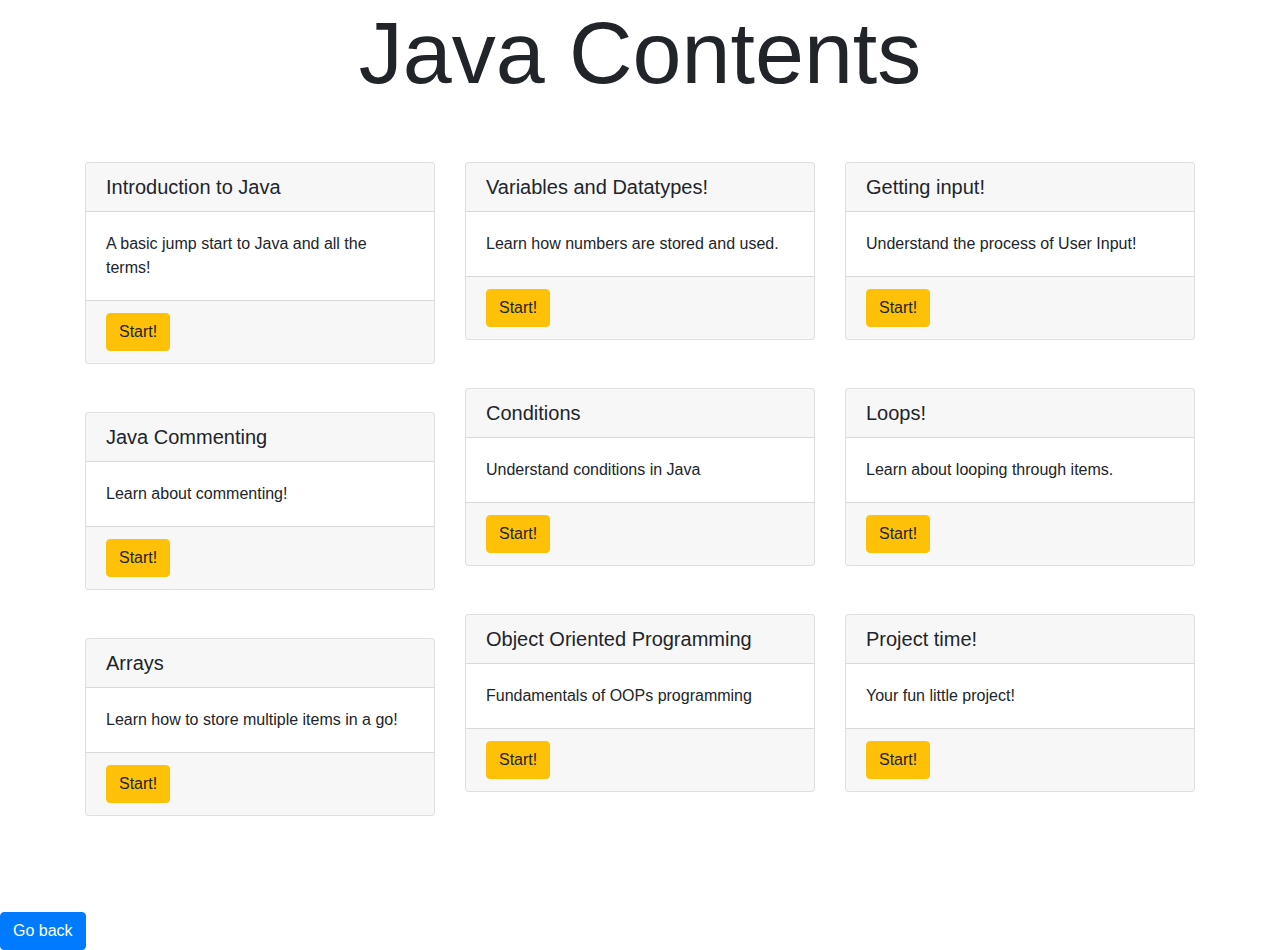
<file: Java/Java_table.html>
<html lang="en">
<head>
  <meta charset="utf-8">

  <title>Java Content</title>
  <meta name="description" content="The HTML5 Herald">
  <meta name="author" content="SitePoint">

  <link rel="stylesheet" href="Java_table.css">
<link rel="stylesheet" href="https://stackpath.bootstrapcdn.com/bootstrap/4.5.2/css/bootstrap.min.css" integrity="sha384-JcKb8q3iqJ61gNV9KGb8thSsNjpSL0n8PARn9HuZOnIxN0hoP+VmmDGMN5t9UJ0Z" crossorigin="anonymous">
</head>

<body>
<div class="container"><center
<h1 class="display-2"> Java Contents </h1></center>
</div>
<div class="container">
	<div class="row top-buffer mt-2">
		<div class="col-md-4">
<br>
<br>
			<div class="card">
			  <h5 class="card-header"> Introduction to Java</h5>
			  <div class="card-body">
			    <p class="card-text"> A basic jump start to Java and all the terms!</p>
			  </div>
				<div class="card-footer">
					<a href="Module 1/Module1.html"<button type="button" class="btn btn-warning">Start!</button></a>
				</div>
			</div>
<br>
<br>
			<div class="card">
			  <h5 class="card-header"> Java Commenting</h5>
			  <div class="card-body">
			    <p class="card-text">Learn about commenting!</p>
			  </div>
				<div class="card-footer">
					<a href="Module 4/Module 4.html"<button type="button" class="btn btn-warning">Start!</button></a>
				</div>
			</div>
<br>
<br>
			<div class="card">
			  <h5 class="card-header"> Arrays</h5>
			  <div class="card-body">
			    <p class="card-text"> Learn how to store multiple items in a go!</p>
			  </div>
				<div class="card-footer">
					<a href="Module 7/Module 7.html"<button type="button" class="btn btn-warning">Start!</button></a>
				</div>
			</div>
		</div>

		<div class="col-md-4">
<br>
<br>
			<div class="card">
			  <h5 class="card-header"> Variables and Datatypes!</h5>
			  <div class="card-body">
			    <p class="card-text"> Learn how numbers are stored and used.</p>
			  </div>
				<div class="card-footer">
					<a href="Module 2/Module 2.html"<button type="button" class="btn btn-warning">Start!</button></a>
				</div>
			</div>
<br>
<br>
			<div class="card">
			  <h5 class="card-header"> Conditions</h5>
			  <div class="card-body">
			    <p class="card-text">Understand conditions in Java</p>
			  </div>
				<div class="card-footer">
					<a href="Module 5/Module 5.html"<button type="button" class="btn btn-warning">Start!</button></a>
				</div>
			</div>
<br>
<br>
			<div class="card">
			  <h5 class="card-header">Object Oriented Programming</h5>
			  <div class="card-body">
			    <p class="card-text"> Fundamentals of OOPs programming</p>
			  </div>
				<div class="card-footer">
					<a href="Module 8/Module 8.html"<button type="button" class="btn btn-warning">Start!</button></a>
				</div>
			</div>
		</div>
		<div class="col-md-4">
<br>
<br>
			<div class="card">
			  <h5 class="card-header"> Getting input!</h5>
			  <div class="card-body">
			    <p class="card-text">Understand the process of User Input!</p>
			  </div>
				<div class="card-footer">
					<a href="Module 3/Module 3.html"<button type="button" class="btn btn-warning">Start!</button></a>
				</div>
			</div>
<br>
<br>
			<div class="card">
			  <h5 class="card-header"> Loops!</h5>
			  <div class="card-body">
			    <p class="card-text">Learn about looping through items.</p>
			  </div>
				<div class="card-footer">
					<a href="Module 6/Module 6.html"<button type="button" class="btn btn-warning">Start!</button></a>
				</div>
			</div>
<br>
<br>
			<div class="card">
			  <h5 class="card-header"> Project time!</h5>
			  <div class="card-body">
			    <p class="card-text"> Your fun little project!</p>
			  </div>
				<div class="card-footer">
					<a href="Module 9/Module 9.html"<button type="button" class="btn btn-warning">Start!</button></a>
				</div>
			</div>
		</div>
	</div>
</div>
<br>
<br>
<br>
<br>
<a href="https://codeease.netlify.app/"<button class="btn btn-primary">Go back</button> </a>
</body>
</html>
</file>
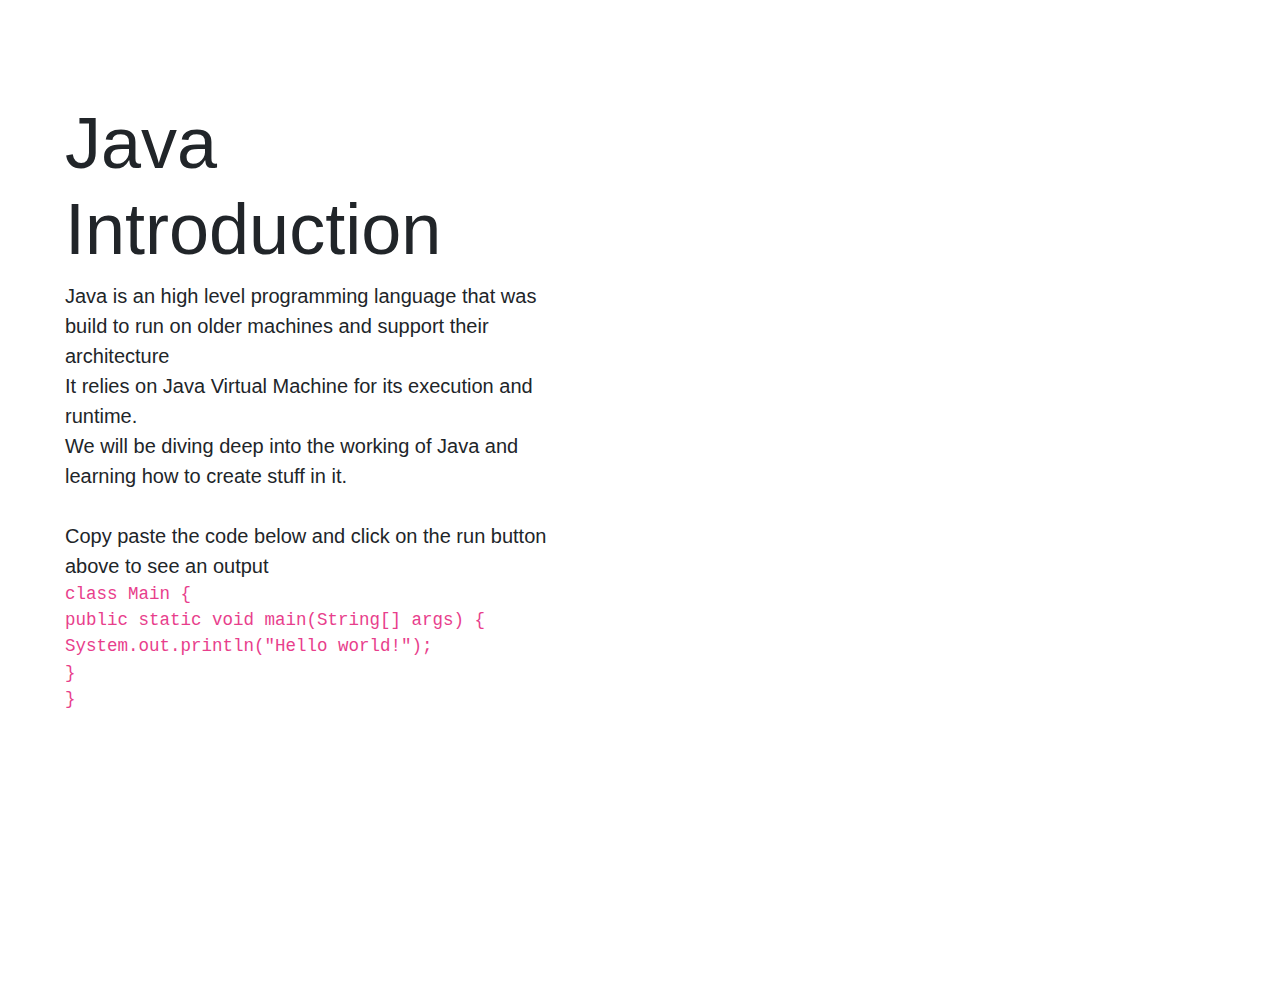
<file: Java/Module 1/Module1.html>
<html lang="en">
<head>
  <meta charset="utf-8">

  <title>Java IntroductionThe HTML5 Herald</title>
  <meta name="description" content="The HTML5 Herald">
  <meta name="author" content="SitePoint">

  <link rel="stylesheet" href="Module1.css">
<link rel="stylesheet" href="https://stackpath.bootstrapcdn.com/bootstrap/4.5.2/css/bootstrap.min.css" integrity="sha384-JcKb8q3iqJ61gNV9KGb8thSsNjpSL0n8PARn9HuZOnIxN0hoP+VmmDGMN5t9UJ0Z" crossorigin="anonymous">
</head>

<body>

<div  class="content">
  <div class="container">
  <h1 class="display-3">Java Introduction</h1>
  <p class="lead">Java is an high level programming language that was build to run on older machines and support their architecture <br> It relies on Java Virtual Machine for its execution and runtime. <br> We will be diving deep into the working of Java and learning how to create stuff in it. <br><br> <strong> Copy paste the code below and click on the run button above to see an output </strong> <br> <code> class Main {
<br>  
public static void main(String[] args) {
<br>

    System.out.println("Hello world!");
<br>
  }
<br>
}
</code>
 </p>
  </div>
  
  

</div>


<iframe src="https://repl.it/@SurajSharma12/java1?lite=true" scrolling="no" frameborder="no" allowtransparency="true" allowfullscreen="true" sandbox="allow-forms allow-pointer-lock allow-popups allow-same-origin allow-scripts allow-modals"></iframe>




</body>
</html>
</file>
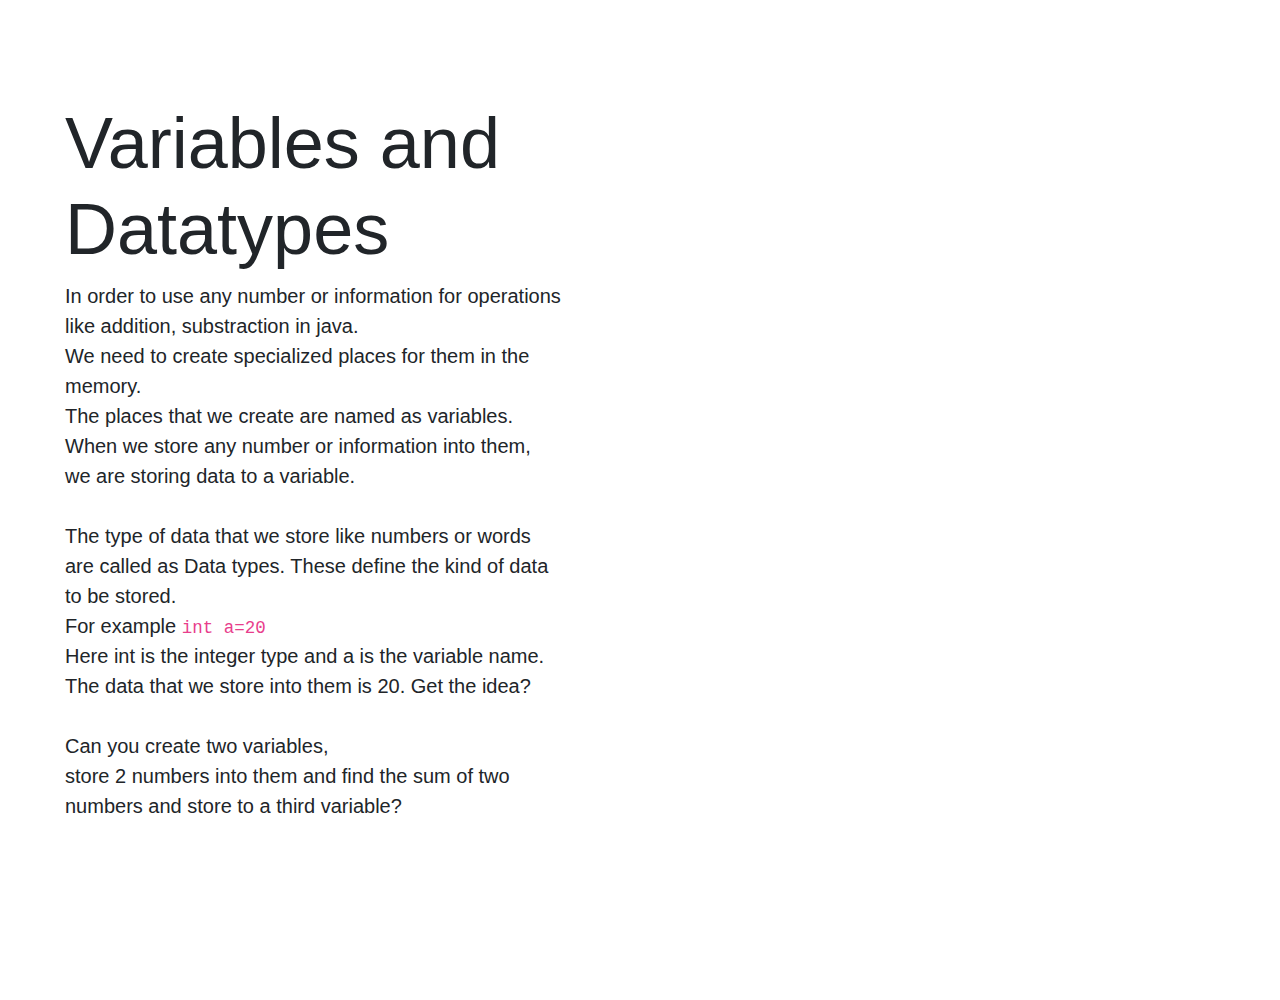
<file: Java/Module 2/Module 2.html>
<html lang="en">
<head>
  <meta charset="utf-8">

  <title>Variables and Datatypes</title>
  <meta name="description" content="The HTML5 Herald">
  <meta name="author" content="SitePoint">

  <link rel="stylesheet" href="Module1.css">
<link rel="stylesheet" href="https://stackpath.bootstrapcdn.com/bootstrap/4.5.2/css/bootstrap.min.css" integrity="sha384-JcKb8q3iqJ61gNV9KGb8thSsNjpSL0n8PARn9HuZOnIxN0hoP+VmmDGMN5t9UJ0Z" crossorigin="anonymous">
</head>

<body>

<div  class="content">
  <div class="container">
  <h1 class="display-3">Variables and Datatypes </h1>
  <p class="lead">In order to use any number or information for operations like addition, substraction in java. <br> We need to create specialized places for them in the memory.<br> The places that we create are named as variables. When we store any number or information into them, we are storing data to a variable.<br>
 <br> The type of data that we store like numbers or words are called as Data types. These define the kind of data to be stored. <br>
<strong> For example </strong> <code> int a=20 </code>
<br> Here int is the integer type and a is the variable name. The data that we store into them is 20. Get the idea?<br> <br>

<strong> Can you create two variables,<br> store 2 numbers into them and find the sum of two numbers and store to a third variable? </strong>

  </p>
  </div>
  
  

</div>


<iframe  src="https://repl.it/@SurajSharma12/java2?lite=true" scrolling="no" frameborder="no" allowtransparency="true" allowfullscreen="true" sandbox="allow-forms allow-pointer-lock allow-popups allow-same-origin allow-scripts allow-modals"></iframe>



</body>
</html>
</file>
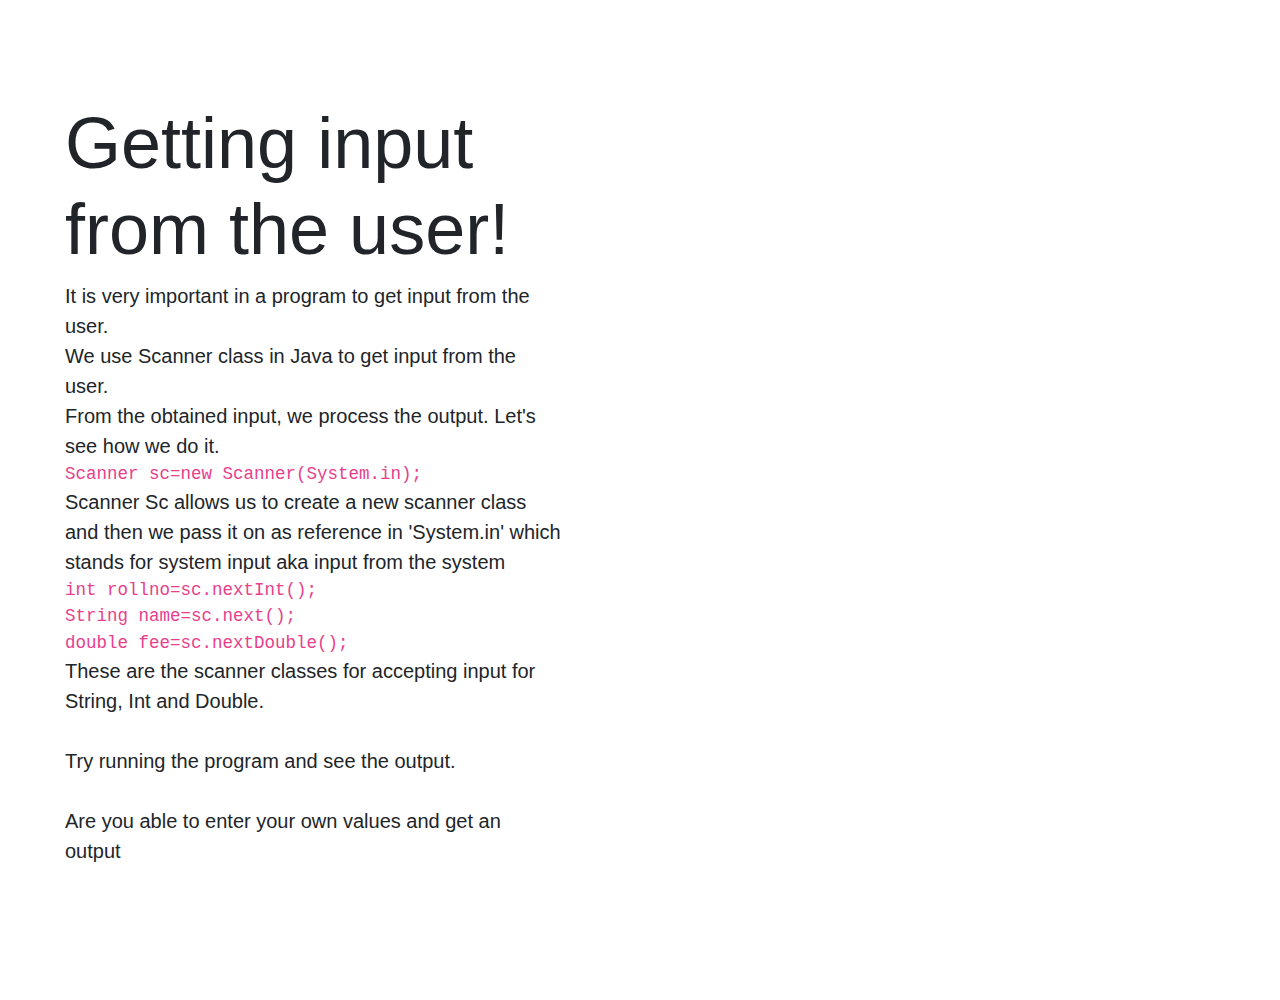
<file: Java/Module 3/Module 3.html>
<html lang="en">
<head>
  <meta charset="utf-8">

  <title>Getting input from the user!</title>
  <meta name="description" content="The HTML5 Herald">
  <meta name="author" content="SitePoint">

  <link rel="stylesheet" href="Module1.css">
<link rel="stylesheet" href="https://stackpath.bootstrapcdn.com/bootstrap/4.5.2/css/bootstrap.min.css" integrity="sha384-JcKb8q3iqJ61gNV9KGb8thSsNjpSL0n8PARn9HuZOnIxN0hoP+VmmDGMN5t9UJ0Z" crossorigin="anonymous">
</head>

<body>

<div  class="content">
  <div class="container">
  <h1 class="display-3">Getting input from the user! </h1>
  <p class="lead"> It is very important in a program to get input from the user.<br> We use Scanner class in Java to get input from the user. <br> From the obtained input, we process the output. Let's see how we do it. <br>
<code>  Scanner sc=new Scanner(System.in);  </code><br>
<Strong> Scanner Sc allows us to create a new scanner class and then we pass it on as reference in 'System.in' which stands for system input aka input from the system </strong>
<br><code> int rollno=sc.nextInt(); </code>
<br>
<code> String name=sc.next(); </code>
<br>
<code> double fee=sc.nextDouble(); </code>
<br>
<strong> These are the scanner classes for accepting input for String, Int and Double. <br><br>
Try running the program and see the output.<br><br>

Are you able to enter your own values and get an output </strong>



 </p>
  </div>
  
  

</div>


<iframe src="https://repl.it/@SurajSharma12/java3?lite=true" scrolling="no" frameborder="no" allowtransparency="true" allowfullscreen="true" sandbox="allow-forms allow-pointer-lock allow-popups allow-same-origin allow-scripts allow-modals"></iframe>



</body>
</html>
</file>
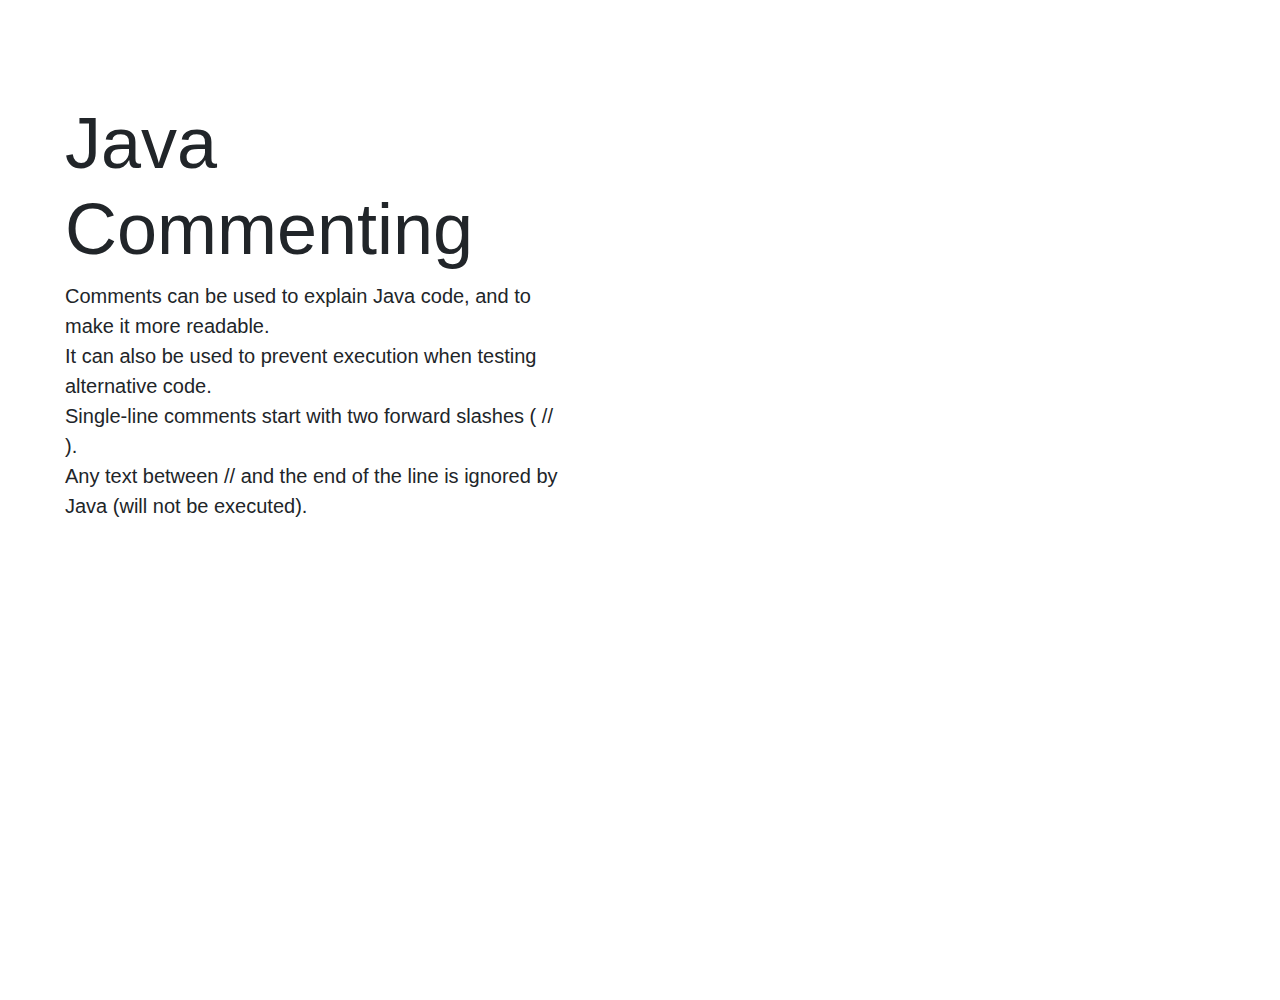
<file: Java/Module 4/Module 4.html>
<html lang="en">
<head>
  <meta charset="utf-8">

  <title>The HTML5 Herald</title>
  <meta name="description" content="The HTML5 Herald">
  <meta name="author" content="SitePoint">

  <link rel="stylesheet" href="Module1.css">
<link rel="stylesheet" href="https://stackpath.bootstrapcdn.com/bootstrap/4.5.2/css/bootstrap.min.css" integrity="sha384-JcKb8q3iqJ61gNV9KGb8thSsNjpSL0n8PARn9HuZOnIxN0hoP+VmmDGMN5t9UJ0Z" crossorigin="anonymous">
</head>

<body>

<div  class="content">
  <div class="container">
  <h1 class="display-3">Java Commenting </h1>
  <p class="lead"><strong> Comments can be used to explain Java code, and to make it more readable.</strong><br> It can also be used to prevent execution when testing alternative code.<br> Single-line comments start with two forward slashes ( // ).<br> Any text between // and the end of the line is ignored by Java (will not be executed). </p>
  </div>
  
  

</div>


<iframe src="https://repl.it/@SurajSharma12/java4?lite=true" scrolling="no" frameborder="no" allowtransparency="true" allowfullscreen="true" sandbox="allow-forms allow-pointer-lock allow-popups allow-same-origin allow-scripts allow-modals"></iframe>




</body>
</html>
</file>
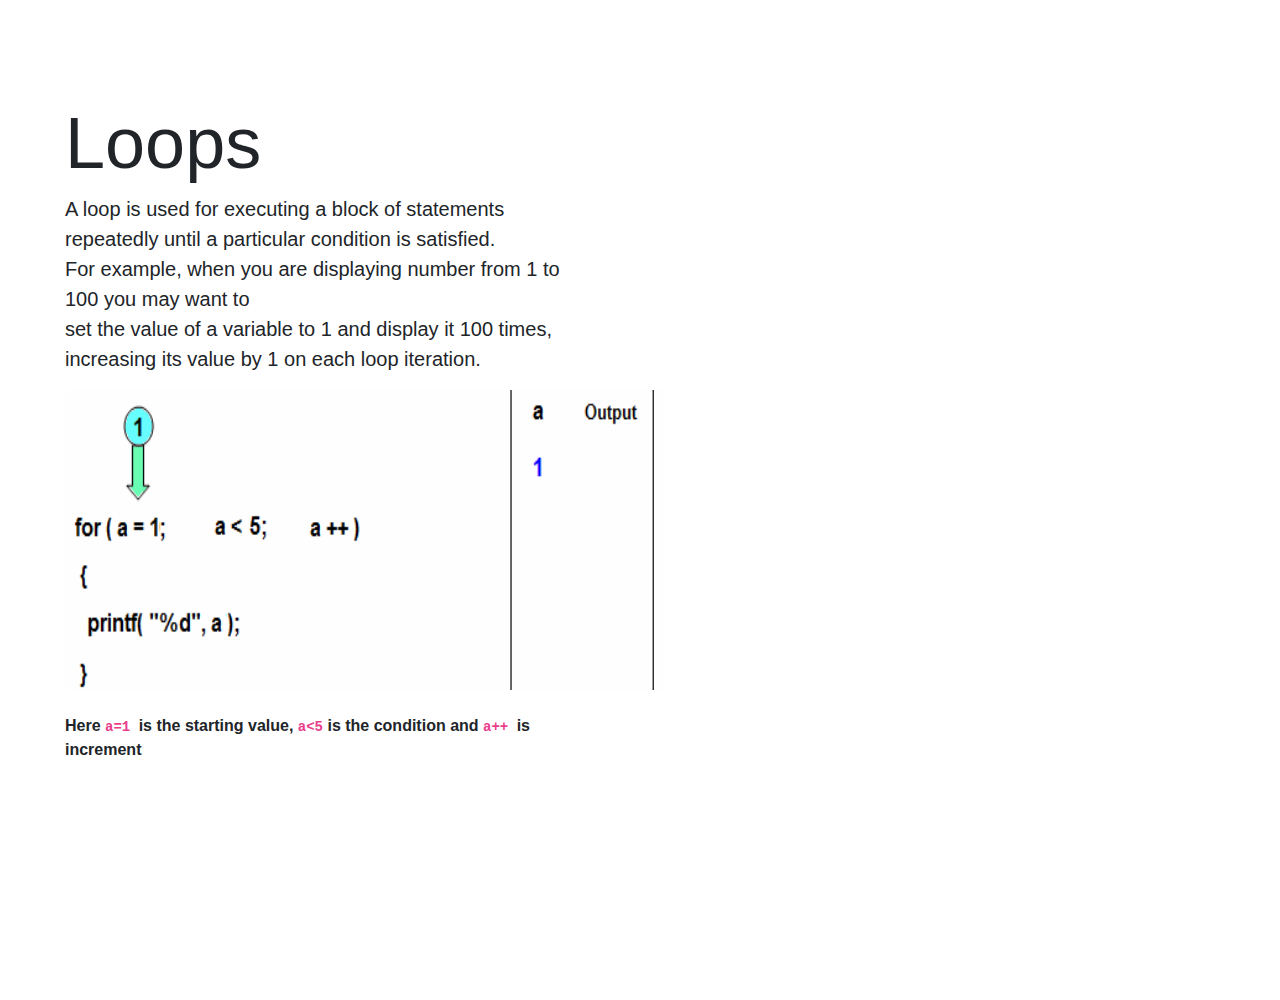
<file: Java/Module 6/Module 6.html>
<html lang="en">
<head>
  <meta charset="utf-8">

  <title>Loops</title>
  <meta name="description" content="The HTML5 Herald">
  <meta name="author" content="SitePoint">

  <link rel="stylesheet" href="Module1.css">
<link rel="stylesheet" href="https://stackpath.bootstrapcdn.com/bootstrap/4.5.2/css/bootstrap.min.css" integrity="sha384-JcKb8q3iqJ61gNV9KGb8thSsNjpSL0n8PARn9HuZOnIxN0hoP+VmmDGMN5t9UJ0Z" crossorigin="anonymous">
</head>

<body>

<div  class="content">
  <div class="container">
  <h1 class="display-3">Loops </h1>
  <p class="lead"> A loop is used for executing a block of statements repeatedly until a particular condition is satisfied.<br> <strong>For example, when you are displaying number from 1 to 100 you may want to<br> set the value of a variable to 1 and display it 100 times, increasing its value by 1 on each loop iteration.</strong></p>
  
<img src="loops.gif" style="height:300px; width:600px;">
<br>
<br>
<strong > Here <code> a=1 </code>is the starting value, <code>a<5</code> is the condition and <code> a++ </code>is increment</strong>

</div>
  
  

</div>


<iframe  src="https://repl.it/@SurajSharma12/java6?lite=true" scrolling="no" frameborder="no" allowtransparency="true" allowfullscreen="true" sandbox="allow-forms allow-pointer-lock allow-popups allow-same-origin allow-scripts allow-modals"></iframe>




</body>
</html>
</file>
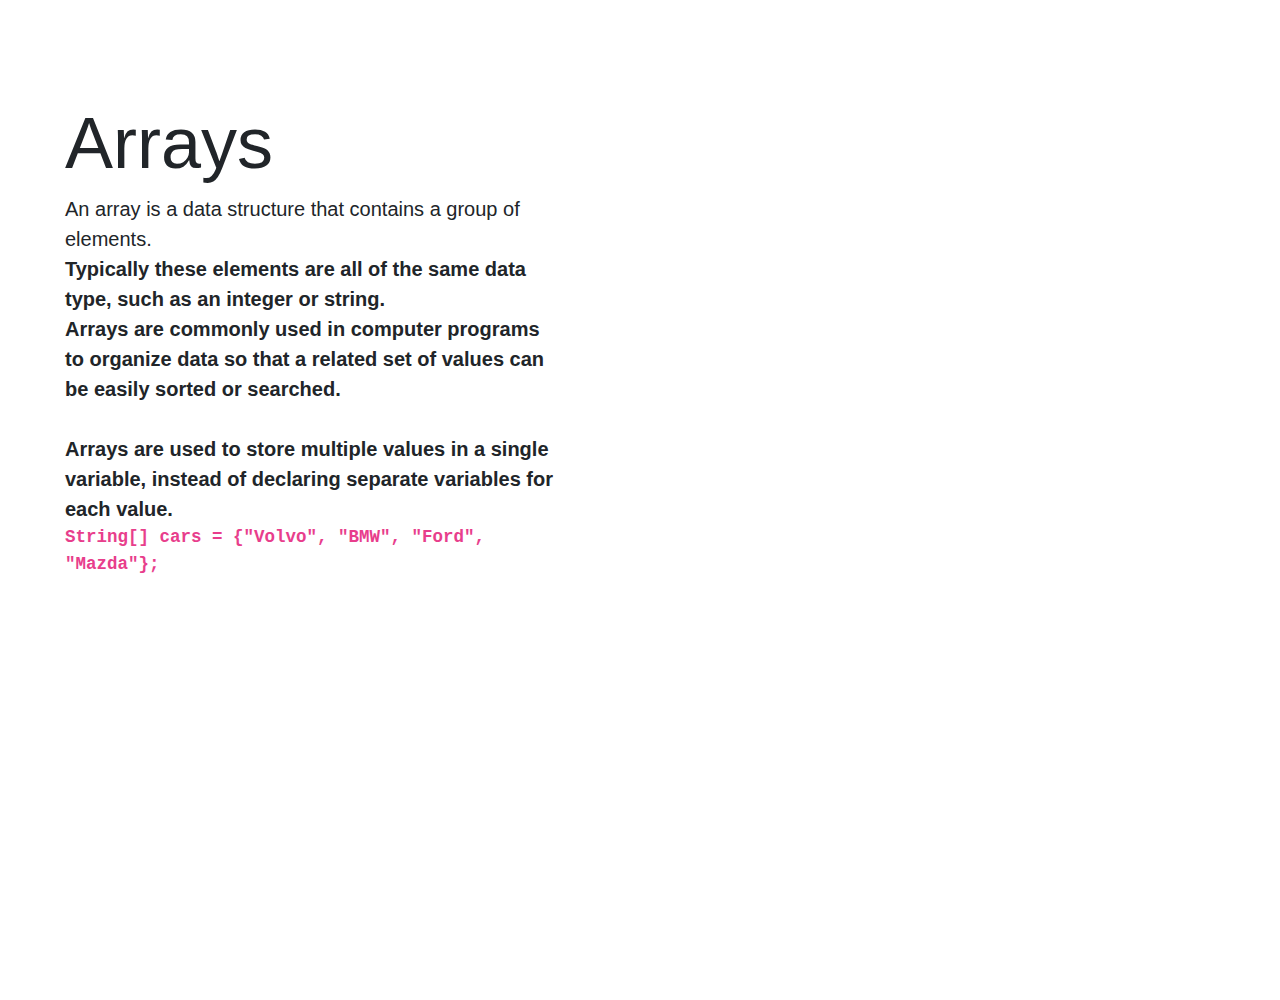
<file: Java/Module 7/Module 7.html>
<html lang="en">
<head>
  <meta charset="utf-8">

  <title>Arrays</title>
  <meta name="description" content="The HTML5 Herald">
  <meta name="author" content="SitePoint">

  <link rel="stylesheet" href="Module1.css">
<link rel="stylesheet" href="https://stackpath.bootstrapcdn.com/bootstrap/4.5.2/css/bootstrap.min.css" integrity="sha384-JcKb8q3iqJ61gNV9KGb8thSsNjpSL0n8PARn9HuZOnIxN0hoP+VmmDGMN5t9UJ0Z" crossorigin="anonymous">
</head>

<body>

<div  class="content">
  <div class="container">
  <h1 class="display-3">Arrays </h1>
  <p class="lead"><strong> An array is a data structure that contains a group of elements.<strong> <br> Typically these elements are all of the same data type, such as an integer or string.<br> Arrays are commonly used in computer programs to organize data so that a related set of values can be easily sorted or searched.<br>
<strong><br> Arrays are used to store multiple values in a single variable, instead of declaring separate variables for each value. </strong

<br> <br>

<code> String[] cars = {"Volvo", "BMW", "Ford", "Mazda"}; </code>


 </p>
  </div>
  
  

</div>


<iframe src="https://repl.it/@SurajSharma12/java7?lite=true" scrolling="no" frameborder="no" allowtransparency="true" allowfullscreen="true" sandbox="allow-forms allow-pointer-lock allow-popups allow-same-origin allow-scripts allow-modals"></iframe>




</body>
</html>
</file>
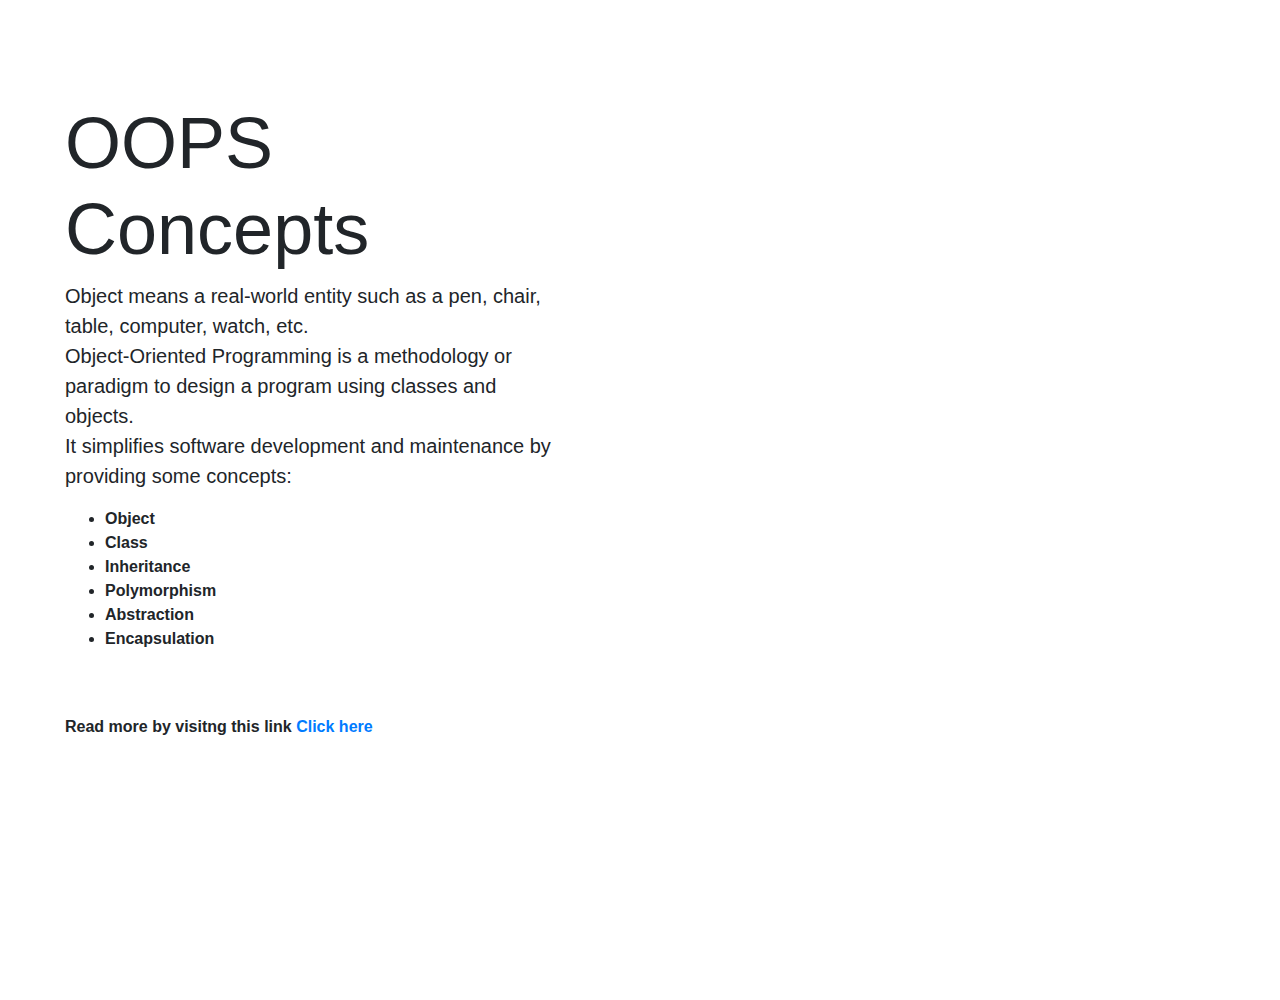
<file: Java/Module 8/Module 8.html>
<html lang="en">
<head>
  <meta charset="utf-8">

  <title>OOPS Concepts</title>
  <meta name="description" content="The HTML5 Herald">
  <meta name="author" content="SitePoint">

  <link rel="stylesheet" href="Module1.css">
<link rel="stylesheet" href="https://stackpath.bootstrapcdn.com/bootstrap/4.5.2/css/bootstrap.min.css" integrity="sha384-JcKb8q3iqJ61gNV9KGb8thSsNjpSL0n8PARn9HuZOnIxN0hoP+VmmDGMN5t9UJ0Z" crossorigin="anonymous">
</head>

<body>

<div  class="content">
  <div class="container">
  <h1 class="display-3">OOPS Concepts </h1>
  <p class="lead"><strong> Object means a real-world entity such as a pen, chair, table, computer, watch, etc.<br>  Object-Oriented Programming is a methodology or paradigm to design a program using classes and objects.<br> It simplifies software development and maintenance by providing some concepts:
<ul>

<li>Object</li>
<li>Class</li>
<li>Inheritance</li>
<li>Polymorphism</li>
<li>Abstraction</li>
<li>Encapsulation </li>

</ul>

<br>
<br>
<strong> Read more by visitng this link <a href="https://www.javatpoint.com/java-oops-concepts"> Click here </a> </strong>
</p>
  </div>
  
  

</div>


<iframe  src="https://repl.it/@SurajSharma12/java8?lite=true" scrolling="no" frameborder="no" allowtransparency="true" allowfullscreen="true" sandbox="allow-forms allow-pointer-lock allow-popups allow-same-origin allow-scripts allow-modals"></iframe>




</body>
</html>
</file>
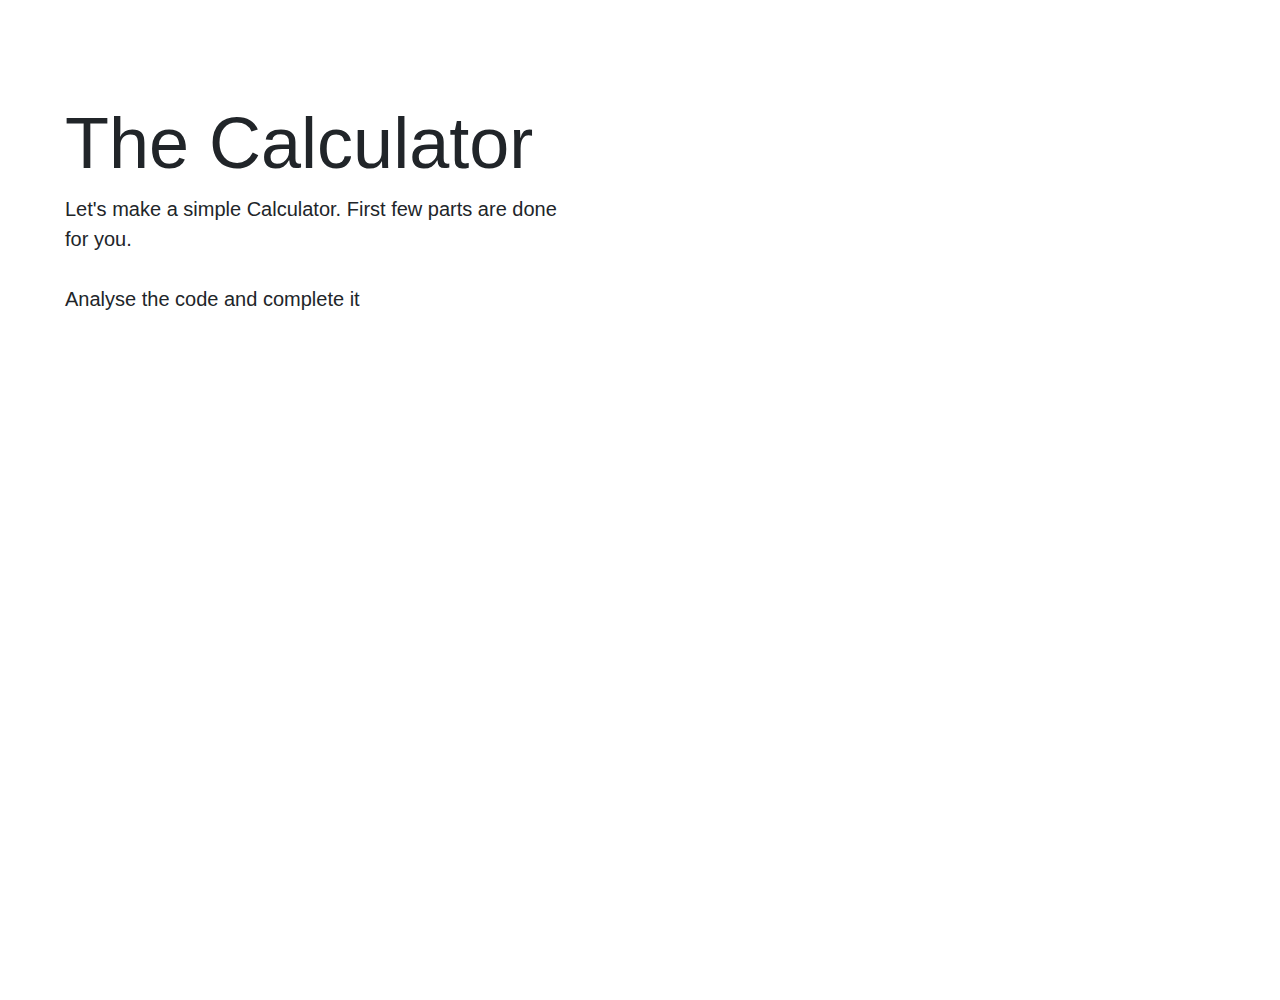
<file: Java/Module 9/Module 9.html>
<html lang="en">
<head>
  <meta charset="utf-8">

  <title>Simple Project</title>
  <meta name="description" content="The HTML5 Herald">
  <meta name="author" content="SitePoint">

  <link rel="stylesheet" href="Module1.css">
<link rel="stylesheet" href="https://stackpath.bootstrapcdn.com/bootstrap/4.5.2/css/bootstrap.min.css" integrity="sha384-JcKb8q3iqJ61gNV9KGb8thSsNjpSL0n8PARn9HuZOnIxN0hoP+VmmDGMN5t9UJ0Z" crossorigin="anonymous">
</head>

<body>

<div  class="content">
  <div class="container">
  <h1 class="display-3">The Calculator </h1>
  <p class="lead"> Let's make a simple Calculator. First few parts are done for you. <br>
<br>
<strong>Analyse the code and complete it </strong>
 </p>
  </div>
  
  

</div>


<iframe  src="https://repl.it/@SurajSharma12/java10?lite=true" scrolling="no" frameborder="no" allowtransparency="true" allowfullscreen="true" sandbox="allow-forms allow-pointer-lock allow-popups allow-same-origin allow-scripts allow-modals"></iframe>

</body>
</html>
</file>
<file: Java/Java_table.css>
body{
	background-image: url("https://images.unsplash.com/photo-1513605177423-fecee1533c2e?ixlib=rb-1.2.1&ixid=MXwxMjA3fDB8MHxwaG90by1wYWdlfHx8fGVufDB8fHw%3D&auto=format&fit=crop&w=1489&q=80");
	background-size: cover;
	background-position: center;
}

.top-buffer { margin-top: 2.0em; }
</file>
<file: Java/Module 1/Module1.css>
iframe{
margin-top:100px;
  height:900px;
  width:50%;
  float:right;
}

.content{
  padding:0px;
  padding-left:50px;
  height:600px;
  width:45%;
  float:left;
 background-color:white;
margin-top:100px;
}

body{
	background-image: url("https://images.unsplash.com/photo-1513605177423-fecee1533c2e?ixlib=rb-1.2.1&ixid=MXwxMjA3fDB8MHxwaG90by1wYWdlfHx8fGVufDB8fHw%3D&auto=format&fit=crop&w=1489&q=80");
	background-size: cover;
	background-position: center;
}
</file>
<file: Java/Module 2/Module1.css>
iframe{
margin-top:100px;
  height:900px;
  width:50%;
  float:right;
}

.content{
  padding:0px;
  padding-left:50px;
  height:650px;
  width:45%;
  float:left;
 background-color:white;
margin-top:100px;
}

body{
	background-image: url("https://images.unsplash.com/photo-1513605177423-fecee1533c2e?ixlib=rb-1.2.1&ixid=MXwxMjA3fDB8MHxwaG90by1wYWdlfHx8fGVufDB8fHw%3D&auto=format&fit=crop&w=1489&q=80");
	background-size: cover;
	background-position: center;
}
</file>
<file: Java/Module 3/Module1.css>
iframe{
margin-top:100px;
  height:900px;
  width:50%;
  float:right;
}

.content{
  padding:0px;
  padding-left:50px;
  height:650px;
  width:45%;
  float:left;
 background-color:white;
margin-top:100px;
}

body{
	background-image: url("https://images.unsplash.com/photo-1513605177423-fecee1533c2e?ixlib=rb-1.2.1&ixid=MXwxMjA3fDB8MHxwaG90by1wYWdlfHx8fGVufDB8fHw%3D&auto=format&fit=crop&w=1489&q=80");
	background-size: cover;
	background-position: center;
}
</file>
<file: Java/Module 4/Module1.css>
iframe{
margin-top:100px;
  height:900px;
  width:50%;
  float:right;
}

.content{
  padding:0px;
  padding-left:50px;
  height:400px;
  width:45%;
  float:left;
 background-color:white;
margin-top:100px;
}

body{
	background-image: url("https://images.unsplash.com/photo-1513605177423-fecee1533c2e?ixlib=rb-1.2.1&ixid=MXwxMjA3fDB8MHxwaG90by1wYWdlfHx8fGVufDB8fHw%3D&auto=format&fit=crop&w=1489&q=80");
	background-size: cover;
	background-position: center;
}
</file>
<file: Java/Module 6/Module1.css>
iframe{
margin-top:100px;
  height:900px;
  width:50%;
  float:right;
}

.content{
  padding:0px;
  padding-left:50px;
  height:650px;
  width:45%;
  float:left;
 background-color:white;
margin-top:100px;
}

body{
	background-image: url("https://images.unsplash.com/photo-1513605177423-fecee1533c2e?ixlib=rb-1.2.1&ixid=MXwxMjA3fDB8MHxwaG90by1wYWdlfHx8fGVufDB8fHw%3D&auto=format&fit=crop&w=1489&q=80");
	background-size: cover;
	background-position: center;
}
</file>
<file: Java/Module 7/Module1.css>
iframe{
margin-top:100px;
  height:900px;
  width:50%;
  float:right;
}

.content{
  padding:0px;
  padding-left:50px;
  height:500px;
  width:45%;
  float:left;
 background-color:white;
margin-top:100px;
}

body{
	background-image: url("https://images.unsplash.com/photo-1513605177423-fecee1533c2e?ixlib=rb-1.2.1&ixid=MXwxMjA3fDB8MHxwaG90by1wYWdlfHx8fGVufDB8fHw%3D&auto=format&fit=crop&w=1489&q=80");
	background-size: cover;
	background-position: center;
}
</file>
<file: Java/Module 8/Module1.css>
iframe{
margin-top:100px;
  height:900px;
  width:50%;
  float:right;
}

.content{
  padding:0px;
  padding-left:50px;
  height:600px;
  width:45%;
  float:left;
 background-color:white;
margin-top:100px;
}

body{
	background-image: url("https://images.unsplash.com/photo-1513605177423-fecee1533c2e?ixlib=rb-1.2.1&ixid=MXwxMjA3fDB8MHxwaG90by1wYWdlfHx8fGVufDB8fHw%3D&auto=format&fit=crop&w=1489&q=80");
	background-size: cover;
	background-position: center;
}
</file>
<file: Java/Module 9/Module1.css>
iframe{
margin-top:100px;
  height:900px;
  width:50%;
  float:right;
}

.content{
  padding:0px;
  padding-left:50px;
  height:300px;
  width:45%;
  float:left;
 background-color:white;
margin-top:100px;
}

body{
	background-image: url("https://images.unsplash.com/photo-1513605177423-fecee1533c2e?ixlib=rb-1.2.1&ixid=MXwxMjA3fDB8MHxwaG90by1wYWdlfHx8fGVufDB8fHw%3D&auto=format&fit=crop&w=1489&q=80");
	background-size: cover;
	background-position: center;
}
</file>
